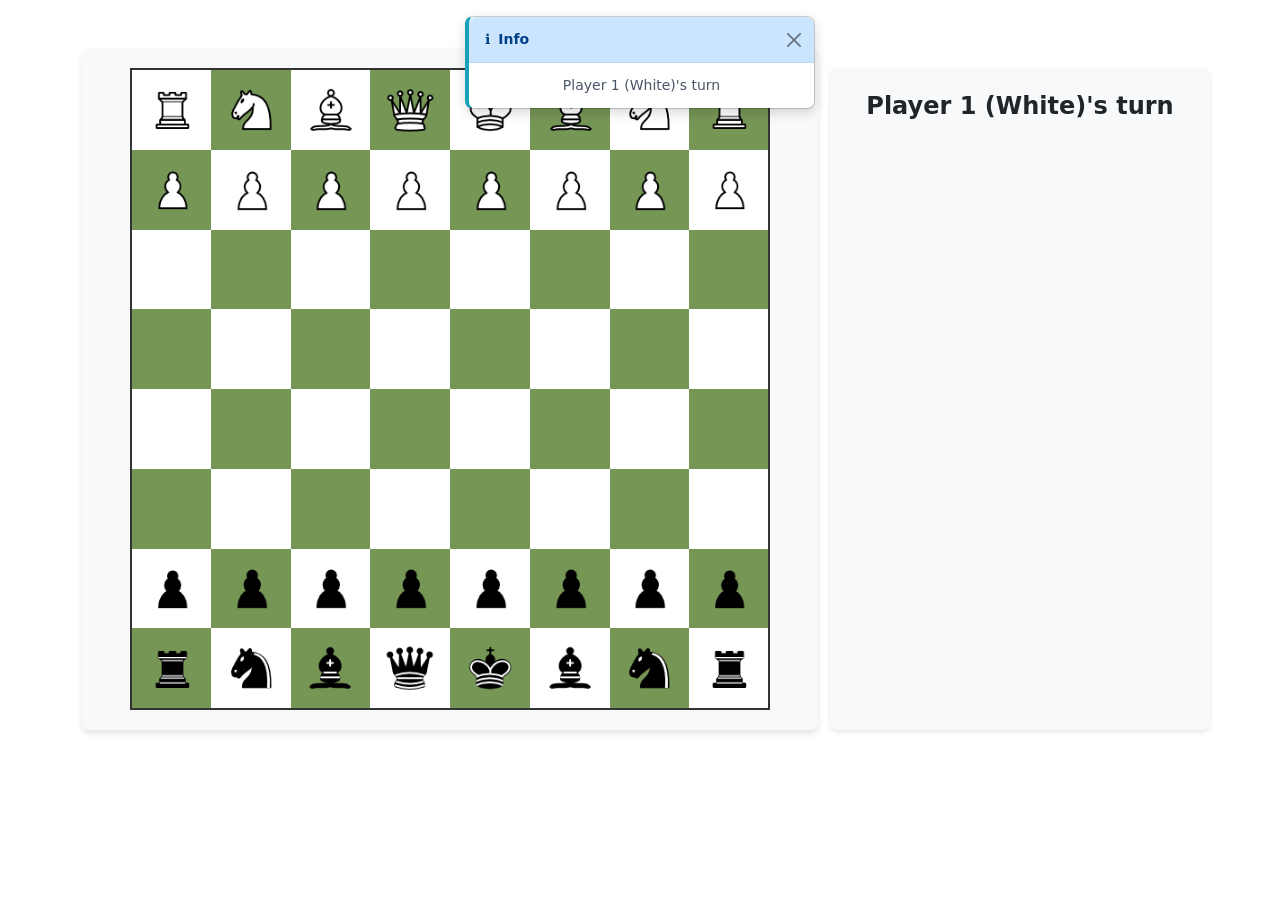
<file: index.html>
<!DOCTYPE html>
<html lang="en">
  <head>
    <meta charset="utf-8" />
    <meta name="viewport" content="width=device-width, initial-scale=1" />
    <title>Chess</title>
    <link
      href="https://cdn.jsdelivr.net/npm/bootstrap@5.3.3/dist/css/bootstrap.min.css"
      rel="stylesheet"
      integrity="sha384-QWTKZyjpPEjISv5WaRU9OFeRpok6YctnYmDr5pNlyT2bRjXh0JMhjY6hW+ALEwIH"
      crossorigin="anonymous"
    />
    <link rel="stylesheet" href="style.css" />
  </head>

  <body>
    <div class="py-5">
      <div class="container text-center">
        <div class="row">
          <!-- Add this HTML right after your chess board container -->
          <div class="toast-container position-fixed bottom-0 end-0 p-3">
            <div
              id="gameToast"
              class="toast"
              role="alert"
              aria-live="assertive"
              aria-atomic="true"
            >
              <div class="toast-header">
                <div class="rounded me-2" id="toastIcon">🎮</div>
                <strong class="me-auto" id="toastTitle">Chess Game</strong>
                <button
                  type="button"
                  class="btn-close"
                  data-bs-dismiss="toast"
                  aria-label="Close"
                ></button>
              </div>
              <div class="toast-body" id="toastMessage"></div>
            </div>
          </div>
          <div class="col-md-8">
            <div class="box-to-keep">
              <table class="chess-board">
                <tbody>
                  <tr>
                    <td class="light">
                      <button
                        type="button"
                        class="btn btn-outline-light btn-fit-td"
                      >
                        <img
                          src="./img/white_sol.png"
                          class="img-fluid"
                          alt="..."
                        />
                      </button>
                    </td>
                    <td class="dark">
                      <button
                        type="button"
                        class="btn btn-outline-dark btn-fit-td"
                      >
                        <img
                          src="./img/white_sol.png"
                          class="img-fluid"
                          alt="..."
                        />
                      </button>
                    </td>
                    <td class="light">
                      <button
                        type="button"
                        class="btn btn-outline-light btn-fit-td"
                      >
                        <img
                          src="./img/white_sol.png"
                          class="img-fluid"
                          alt="..."
                        />
                      </button>
                    </td>
                    <td class="dark">
                      <button
                        type="button"
                        class="btn btn-outline-dark btn-fit-td"
                      >
                        <img
                          src="./img/white_sol.png"
                          class="img-fluid"
                          alt="..."
                        />
                      </button>
                    </td>
                    <td class="light">
                      <button
                        type="button"
                        class="btn btn-outline-light btn-fit-td"
                      >
                        <img
                          src="./img/white_sol.png"
                          class="img-fluid"
                          alt="..."
                        />
                      </button>
                    </td>
                    <td class="dark">
                      <button
                        type="button"
                        class="btn btn-outline-dark btn-fit-td"
                      >
                        <img
                          src="./img/white_sol.png"
                          class="img-fluid"
                          alt="..."
                        />
                      </button>
                    </td>
                    <td class="light">
                      <button
                        type="button"
                        class="btn btn-outline-light btn-fit-td"
                      >
                        <img
                          src="./img/white_sol.png"
                          class="img-fluid"
                          alt="..."
                        />
                      </button>
                    </td>
                    <td class="dark">
                      <button
                        type="button"
                        class="btn btn-outline-dark btn-fit-td"
                      >
                        <img
                          src="./img/white_sol.png"
                          class="img-fluid"
                          alt="..."
                        />
                      </button>
                    </td>
                  </tr>
                  <tr>
                    <td class="dark">
                      <button
                        type="button"
                        class="btn btn-outline-dark btn-fit-td"
                      >
                        <img
                          src="./img/white_sol.png"
                          class="img-fluid"
                          alt="..."
                        />
                      </button>
                    </td>
                    <td class="light">
                      <button
                        type="button"
                        class="btn btn-outline-light btn-fit-td"
                      >
                        <img
                          src="./img/white_sol.png"
                          class="img-fluid"
                          alt="..."
                        />
                      </button>
                    </td>
                    <td class="dark">
                      <button
                        type="button"
                        class="btn btn-outline-dark btn-fit-td"
                      >
                        <img
                          src="./img/white_sol.png"
                          class="img-fluid"
                          alt="..."
                        />
                      </button>
                    </td>
                    <td class="light">
                      <button
                        type="button"
                        class="btn btn-outline-light btn-fit-td"
                      >
                        <img
                          src="./img/white_sol.png"
                          class="img-fluid"
                          alt="..."
                        />
                      </button>
                    </td>
                    <td class="dark">
                      <button
                        type="button"
                        class="btn btn-outline-dark btn-fit-td"
                      >
                        <img
                          src="./img/white_sol.png"
                          class="img-fluid"
                          alt="..."
                        />
                      </button>
                    </td>
                    <td class="light">
                      <button
                        type="button"
                        class="btn btn-outline-light btn-fit-td"
                      >
                        <img
                          src="./img/white_sol.png"
                          class="img-fluid"
                          alt="..."
                        />
                      </button>
                    </td>
                    <td class="dark">
                      <button
                        type="button"
                        class="btn btn-outline-dark btn-fit-td"
                      >
                        <img
                          src="./img/white_sol.png"
                          class="img-fluid"
                          alt="..."
                        />
                      </button>
                    </td>
                    <td class="light">
                      <button
                        type="button"
                        class="btn btn-outline-light btn-fit-td"
                      >
                        <img
                          src="./img/white_sol.png"
                          class="img-fluid"
                          alt="..."
                        />
                      </button>
                    </td>
                  </tr>
                  <tr>
                    <td class="light">
                      <button
                        type="button"
                        class="btn btn-outline-light btn-fit-td"
                      ></button>
                    </td>
                    <td class="dark">
                      <button
                        type="button"
                        class="btn btn-outline-dark btn-fit-td"
                      ></button>
                    </td>
                    <td class="light">
                      <button
                        type="button"
                        class="btn btn-outline-light btn-fit-td"
                      ></button>
                    </td>
                    <td class="dark">
                      <button
                        type="button"
                        class="btn btn-outline-dark btn-fit-td"
                      ></button>
                    </td>
                    <td class="light">
                      <button
                        type="button"
                        class="btn btn-outline-light btn-fit-td"
                      ></button>
                    </td>
                    <td class="dark">
                      <button
                        type="button"
                        class="btn btn-outline-dark btn-fit-td"
                      ></button>
                    </td>
                    <td class="light">
                      <button
                        type="button"
                        class="btn btn-outline-light btn-fit-td"
                      ></button>
                    </td>
                    <td class="dark">
                      <button
                        type="button"
                        class="btn btn-outline-dark btn-fit-td"
                      ></button>
                    </td>
                  </tr>
                  <tr>
                    <td class="dark">
                      <button
                        type="button"
                        class="btn btn-outline-dark btn-fit-td"
                      ></button>
                    </td>
                    <td class="light">
                      <button
                        type="button"
                        class="btn btn-outline-light btn-fit-td"
                      ></button>
                    </td>
                    <td class="dark">
                      <button
                        type="button"
                        class="btn btn-outline-dark btn-fit-td"
                      ></button>
                    </td>
                    <td class="light">
                      <button
                        type="button"
                        class="btn btn-outline-light btn-fit-td"
                      ></button>
                    </td>
                    <td class="dark">
                      <button
                        type="button"
                        class="btn btn-outline-dark btn-fit-td"
                      ></button>
                    </td>
                    <td class="light">
                      <button
                        type="button"
                        class="btn btn-outline-light btn-fit-td"
                      ></button>
                    </td>
                    <td class="dark">
                      <button
                        type="button"
                        class="btn btn-outline-dark btn-fit-td"
                      ></button>
                    </td>
                    <td class="light">
                      <button
                        type="button"
                        class="btn btn-outline-light btn-fit-td"
                      ></button>
                    </td>
                  </tr>
                  <tr>
                    <td class="light">
                      <button
                        type="button"
                        class="btn btn-outline-light btn-fit-td"
                      ></button>
                    </td>
                    <td class="dark">
                      <button
                        type="button"
                        class="btn btn-outline-dark btn-fit-td"
                      ></button>
                    </td>
                    <td class="light">
                      <button
                        type="button"
                        class="btn btn-outline-light btn-fit-td"
                      ></button>
                    </td>
                    <td class="dark">
                      <button
                        type="button"
                        class="btn btn-outline-dark btn-fit-td"
                      ></button>
                    </td>
                    <td class="light">
                      <button
                        type="button"
                        class="btn btn-outline-light btn-fit-td"
                      ></button>
                    </td>
                    <td class="dark">
                      <button
                        type="button"
                        class="btn btn-outline-dark btn-fit-td"
                      ></button>
                    </td>
                    <td class="light">
                      <button
                        type="button"
                        class="btn btn-outline-light btn-fit-td"
                      ></button>
                    </td>
                    <td class="dark">
                      <button
                        type="button"
                        class="btn btn-outline-dark btn-fit-td"
                      ></button>
                    </td>
                  </tr>
                  <tr>
                    <td class="dark">
                      <button
                        type="button"
                        class="btn btn-outline-dark btn-fit-td"
                      ></button>
                    </td>
                    <td class="light">
                      <button
                        type="button"
                        class="btn btn-outline-light btn-fit-td"
                      ></button>
                    </td>
                    <td class="dark">
                      <button
                        type="button"
                        class="btn btn-outline-dark btn-fit-td"
                      ></button>
                    </td>
                    <td class="light">
                      <button
                        type="button"
                        class="btn btn-outline-light btn-fit-td"
                      ></button>
                    </td>
                    <td class="dark">
                      <button
                        type="button"
                        class="btn btn-outline-dark btn-fit-td"
                      ></button>
                    </td>
                    <td class="light">
                      <button
                        type="button"
                        class="btn btn-outline-light btn-fit-td"
                      ></button>
                    </td>
                    <td class="dark">
                      <button
                        type="button"
                        class="btn btn-outline-dark btn-fit-td"
                      ></button>
                    </td>
                    <td class="light">
                      <button
                        type="button"
                        class="btn btn-outline-light btn-fit-td"
                      ></button>
                    </td>
                  </tr>
                  <tr>
                    <td class="light">
                      <button
                        type="button"
                        class="btn btn-outline-light btn-fit-td"
                      >
                        <img
                          src="./img/black_sol.png"
                          class="img-fluid"
                          alt="..."
                        />
                      </button>
                    </td>
                    <td class="dark">
                      <button
                        type="button"
                        class="btn btn-outline-dark btn-fit-td"
                      >
                        <img
                          src="./img/black_sol.png"
                          class="img-fluid"
                          alt="..."
                        />
                      </button>
                    </td>
                    <td class="light">
                      <button
                        type="button"
                        class="btn btn-outline-light btn-fit-td"
                      >
                        <img
                          src="./img/black_sol.png"
                          class="img-fluid"
                          alt="..."
                        />
                      </button>
                    </td>
                    <td class="dark">
                      <button
                        type="button"
                        class="btn btn-outline-dark btn-fit-td"
                      >
                        <img
                          src="./img/black_sol.png"
                          class="img-fluid"
                          alt="..."
                        />
                      </button>
                    </td>
                    <td class="light">
                      <button
                        type="button"
                        class="btn btn-outline-light btn-fit-td"
                      >
                        <img
                          src="./img/black_sol.png"
                          class="img-fluid"
                          alt="..."
                        />
                      </button>
                    </td>
                    <td class="dark">
                      <button
                        type="button"
                        class="btn btn-outline-dark btn-fit-td"
                      >
                        <img
                          src="./img/black_sol.png"
                          class="img-fluid"
                          alt="..."
                        />
                      </button>
                    </td>
                    <td class="light">
                      <button
                        type="button"
                        class="btn btn-outline-light btn-fit-td"
                      >
                        <img
                          src="./img/black_sol.png"
                          class="img-fluid"
                          alt="..."
                        />
                      </button>
                    </td>
                    <td class="dark">
                      <button
                        type="button"
                        class="btn btn-outline-dark btn-fit-td"
                      >
                        <img
                          src="./img/black_sol.png"
                          class="img-fluid"
                          alt="..."
                        />
                      </button>
                    </td>
                  </tr>
                  <tr>
                    <td class="dark">
                      <button
                        type="button"
                        class="btn btn-outline-dark btn-fit-td"
                      >
                        <img
                          src="./img/black_sol.png"
                          class="img-fluid"
                          alt="..."
                        />
                      </button>
                    </td>
                    <td class="light">
                      <button
                        type="button"
                        class="btn btn-outline-light btn-fit-td"
                      >
                        <img
                          src="./img/black_sol.png"
                          class="img-fluid"
                          alt="..."
                        />
                      </button>
                    </td>
                    <td class="dark">
                      <button
                        type="button"
                        class="btn btn-outline-dark btn-fit-td"
                      >
                        <img
                          src="./img/black_sol.png"
                          class="img-fluid"
                          alt="..."
                        />
                      </button>
                    </td>
                    <td class="light">
                      <button
                        type="button"
                        class="btn btn-outline-light btn-fit-td"
                      >
                        <img
                          src="./img/black_sol.png"
                          class="img-fluid"
                          alt="..."
                        />
                      </button>
                    </td>
                    <td class="dark">
                      <button
                        type="button"
                        class="btn btn-outline-dark btn-fit-td"
                      >
                        <img
                          src="./img/black_sol.png"
                          class="img-fluid"
                          alt="..."
                        />
                      </button>
                    </td>
                    <td class="light">
                      <button
                        type="button"
                        class="btn btn-outline-light btn-fit-td"
                      >
                        <img
                          src="./img/black_sol.png"
                          class="img-fluid"
                          alt="..."
                        />
                      </button>
                    </td>
                    <td class="dark">
                      <button
                        type="button"
                        class="btn btn-outline-dark btn-fit-td"
                      >
                        <img
                          src="./img/black_sol.png"
                          class="img-fluid"
                          alt="..."
                        />
                      </button>
                    </td>
                    <td class="light">
                      <button
                        type="button"
                        class="btn btn-outline-light btn-fit-td"
                      >
                        <img
                          src="./img/black_sol.png"
                          class="img-fluid"
                          alt="..."
                        />
                      </button>
                    </td>
                  </tr>
                </tbody>
              </table>
            </div>
          </div>
          <div class="col-md-4 move-status" id="move-status">3 of 1</div>
        </div>
      </div>
    </div>

    <script
      src="https://cdn.jsdelivr.net/npm/bootstrap@5.3.3/dist/js/bootstrap.bundle.min.js"
      integrity="sha384-YvpcrYf0tY3lHB60NNkmXc5s9fDVZLESaAA55NDzOxhy9GkcIdslK1eN7N6jIeHz"
      crossorigin="anonymous"
    ></script>
    <script src="code.js" type="application/javascript"></script>
  </body>
</html>
</file>
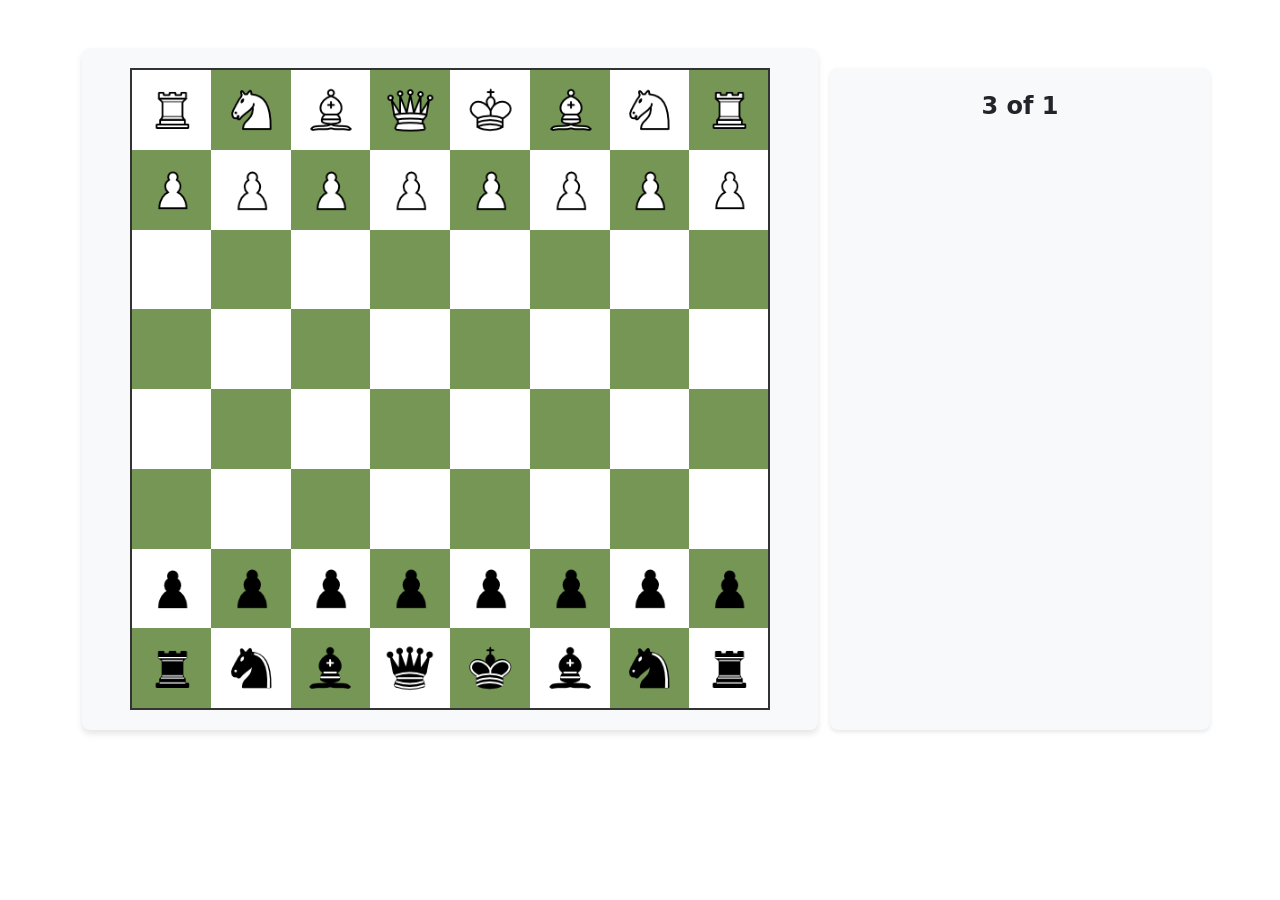
<file: index1.html>
<!DOCTYPE html>
<html lang="en">
  <head>
    <meta charset="utf-8" />
    <meta name="viewport" content="width=device-width, initial-scale=1" />
    <title>Bootstrap demo</title>
    <link
      href="https://cdn.jsdelivr.net/npm/bootstrap@5.3.3/dist/css/bootstrap.min.css"
      rel="stylesheet"
      integrity="sha384-QWTKZyjpPEjISv5WaRU9OFeRpok6YctnYmDr5pNlyT2bRjXh0JMhjY6hW+ALEwIH"
      crossorigin="anonymous"
    />
    <link rel="stylesheet" href="style.css" />
  </head>

  <body>
    <div class="py-5">
        <div class="container text-center">
            <div class="row ">
                <div class="col-md-8 ">
                    <div class="box-to-keep">
                        <table class="chess-board">
                            <tbody>
                                
                                <tr>
                                 
                                  <td class="light">
                                    <button
                                      type="button"
                                      class="btn btn-outline-light btn-fit-td"
                                    >
                                      <img
                                        src="./img/white_sol.png"
                                        class="img-fluid"
                                        alt="..."
                                      />
                                    </button>
                                  </td>
                                  <td class="dark">
                                    <button
                                      type="button"
                                      class="btn btn-outline-dark btn-fit-td"
                                    >
                                    <img
                                    src="./img/white_sol.png"
                                    class="img-fluid"
                                    alt="..."
                                  />
                                    </button>
                                  </td>
                                  <td class="light">
                                    <button
                                      type="button"
                                      class="btn btn-outline-light btn-fit-td"
                                    >
                                    <img
                                    src="./img/white_sol.png"
                                    class="img-fluid"
                                    alt="..."
                                  />
                                    </button>
                                  </td>
                                  <td class="dark">
                                    <button
                                      type="button"
                                      class="btn btn-outline-dark btn-fit-td"
                                    >
                                    <img
                                    src="./img/white_sol.png"
                                    class="img-fluid"
                                    alt="..."
                                  />
                                    </button>
                                  </td>
                                  <td class="light">
                                    <button
                                      type="button"
                                      class="btn btn-outline-light btn-fit-td"
                                    >
                                    <img
                                    src="./img/white_sol.png"
                                    class="img-fluid"
                                    alt="..."
                                  /></button>
                                  </td>
                                  <td class="dark">
                                    <button
                                      type="button"
                                      class="btn btn-outline-dark btn-fit-td"
                                    >
                                    <img
                                    src="./img/white_sol.png"
                                    class="img-fluid"
                                    alt="..."
                                  /></button>
                                  </td>
                                  <td class="light">
                                    <button
                                      type="button"
                                      class="btn btn-outline-light btn-fit-td"
                                    >
                                    <img
                                    src="./img/white_sol.png"
                                    class="img-fluid"
                                    alt="..."
                                  /></button>
                                  </td>
                                  <td class="dark">
                                    <button
                                      type="button"
                                      class="btn btn-outline-dark btn-fit-td"
                                    >
                                    <img
                                    src="./img/white_sol.png"
                                    class="img-fluid"
                                    alt="..."
                                  /></button>
                                  </td>
                                </tr>
                                <tr>
                                 
                                  <td class="dark">
                                    <button
                                      type="button"
                                      class="btn btn-outline-dark btn-fit-td"
                                    >
                                    <img
                                    src="./img/white_sol.png"
                                    class="img-fluid"
                                    alt="..."
                                  /></button>
                                  </td>
                                  <td class="light">
                                    <button
                                      type="button"
                                      class="btn btn-outline-light btn-fit-td"
                                    >
                                    <img
                                    src="./img/white_sol.png"
                                    class="img-fluid"
                                    alt="..."
                                  /></button>
                                  </td>
                                  <td class="dark">
                                    <button
                                      type="button"
                                      class="btn btn-outline-dark btn-fit-td"
                                    >
                                    <img
                                    src="./img/white_sol.png"
                                    class="img-fluid"
                                    alt="..."
                                  /></button>
                                  </td>
                                  <td class="light">
                                    <button
                                      type="button"
                                      class="btn btn-outline-light btn-fit-td"
                                    >
                                    <img
                                    src="./img/white_sol.png"
                                    class="img-fluid"
                                    alt="..."
                                  /></button>
                                  </td>
                                  <td class="dark">
                                    <button
                                      type="button"
                                      class="btn btn-outline-dark btn-fit-td"
                                    >
                                    <img
                                    src="./img/white_sol.png"
                                    class="img-fluid"
                                    alt="..."
                                  /></button>
                                  </td>
                                  <td class="light">
                                    <button
                                      type="button"
                                      class="btn btn-outline-light btn-fit-td"
                                    ><img
                                    src="./img/white_sol.png"
                                    class="img-fluid"
                                    alt="..."
                                  /></button>
                                  </td>
                                  <td class="dark">
                                    <button
                                      type="button"
                                      class="btn btn-outline-dark btn-fit-td"
                                    ><img
                                    src="./img/white_sol.png"
                                    class="img-fluid"
                                    alt="..."
                                  /></button>
                                  </td>
                                  <td class="light">
                                    <button
                                      type="button"
                                      class="btn btn-outline-light btn-fit-td"
                                    ><img
                                    src="./img/white_sol.png"
                                    class="img-fluid"
                                    alt="..."
                                  /></button>
                                  </td>
                                </tr>
                                <tr>
                                 
                                  <td class="light">
                                    <button
                                      type="button"
                                      class="btn btn-outline-light btn-fit-td"
                                    ></button>
                                  </td>
                                  <td class="dark">
                                    <button
                                      type="button"
                                      class="btn btn-outline-dark btn-fit-td"
                                    ></button>
                                  </td>
                                  <td class="light">
                                    <button
                                      type="button"
                                      class="btn btn-outline-light btn-fit-td"
                                    ></button>
                                  </td>
                                  <td class="dark">
                                    <button
                                      type="button"
                                      class="btn btn-outline-dark btn-fit-td"
                                    ></button>
                                  </td>
                                  <td class="light">
                                    <button
                                      type="button"
                                      class="btn btn-outline-light btn-fit-td"
                                    ></button>
                                  </td>
                                  <td class="dark">
                                    <button
                                      type="button"
                                      class="btn btn-outline-dark btn-fit-td"
                                    ></button>
                                  </td>
                                  <td class="light">
                                    <button
                                      type="button"
                                      class="btn btn-outline-light btn-fit-td"
                                    ></button>
                                  </td>
                                  <td class="dark">
                                    <button
                                      type="button"
                                      class="btn btn-outline-dark btn-fit-td"
                                    ></button>
                                  </td>
                                </tr>
                                <tr>
                                 
                                  <td class="dark">
                                    <button
                                      type="button"
                                      class="btn btn-outline-dark btn-fit-td"
                                    ></button>
                                  </td>
                                  <td class="light">
                                    <button
                                      type="button"
                                      class="btn btn-outline-light btn-fit-td"
                                    ></button>
                                  </td>
                                  <td class="dark">
                                    <button
                                      type="button"
                                      class="btn btn-outline-dark btn-fit-td"
                                    ></button>
                                  </td>
                                  <td class="light">
                                    <button
                                      type="button"
                                      class="btn btn-outline-light btn-fit-td"
                                    ></button>
                                  </td>
                                  <td class="dark">
                                    <button
                                      type="button"
                                      class="btn btn-outline-dark btn-fit-td"
                                    ></button>
                                  </td>
                                  <td class="light">
                                    <button
                                      type="button"
                                      class="btn btn-outline-light btn-fit-td"
                                    ></button>
                                  </td>
                                  <td class="dark">
                                    <button
                                      type="button"
                                      class="btn btn-outline-dark btn-fit-td"
                                    ></button>
                                  </td>
                                  <td class="light">
                                    <button
                                      type="button"
                                      class="btn btn-outline-light btn-fit-td"
                                    ></button>
                                  </td>
                                </tr>
                                <tr>
                                 
                                  <td class="light">
                                    <button
                                      type="button"
                                      class="btn btn-outline-light btn-fit-td"
                                    ></button>
                                  </td>
                                  <td class="dark">
                                    <button
                                      type="button"
                                      class="btn btn-outline-dark btn-fit-td"
                                    ></button>
                                  </td>
                                  <td class="light">
                                    <button
                                      type="button"
                                      class="btn btn-outline-light btn-fit-td"
                                    ></button>
                                  </td>
                                  <td class="dark">
                                    <button
                                      type="button"
                                      class="btn btn-outline-dark btn-fit-td"
                                    ></button>
                                  </td>
                                  <td class="light">
                                    <button
                                      type="button"
                                      class="btn btn-outline-light btn-fit-td"
                                    ></button>
                                  </td>
                                  <td class="dark">
                                    <button
                                      type="button"
                                      class="btn btn-outline-dark btn-fit-td"
                                    ></button>
                                  </td>
                                  <td class="light">
                                    <button
                                      type="button"
                                      class="btn btn-outline-light btn-fit-td"
                                    ></button>
                                  </td>
                                  <td class="dark">
                                    <button
                                      type="button"
                                      class="btn btn-outline-dark btn-fit-td"
                                    ></button>
                                  </td>
                                </tr>
                                <tr>
                                 
                                  <td class="dark">
                                    <button
                                      type="button"
                                      class="btn btn-outline-dark btn-fit-td"
                                    ></button>
                                  </td>
                                  <td class="light">
                                    <button
                                      type="button"
                                      class="btn btn-outline-light btn-fit-td"
                                    ></button>
                                  </td>
                                  <td class="dark">
                                    <button
                                      type="button"
                                      class="btn btn-outline-dark btn-fit-td"
                                    ></button>
                                  </td>
                                  <td class="light">
                                    <button
                                      type="button"
                                      class="btn btn-outline-light btn-fit-td"
                                    ></button>
                                  </td>
                                  <td class="dark">
                                    <button
                                      type="button"
                                      class="btn btn-outline-dark btn-fit-td"
                                    >
                                    </button>
                                  </td>
                                  <td class="light">
                                    <button
                                      type="button"
                                      class="btn btn-outline-light btn-fit-td"
                                    >
                                    </button>
                                  </td>
                                  <td class="dark">
                                    <button
                                      type="button"
                                      class="btn btn-outline-dark btn-fit-td"
                                    >
                                    </button>
                                  </td>
                                  <td class="light">
                                    <button
                                      type="button"
                                      class="btn btn-outline-light btn-fit-td"
                                    ></button>
                                  </td>
                                </tr>
                                <tr>
                                 
                                  <td class="light">
                                    <button
                                      type="button"
                                      class="btn btn-outline-light btn-fit-td"
                                    ><img
                                    src="./img/black_sol.png"
                                    class="img-fluid"
                                    alt="..."
                                  /></button>
                                  </td>
                                  <td class="dark">
                                    <button
                                      type="button"
                                      class="btn btn-outline-dark btn-fit-td"
                                    ><img
                                    src="./img/black_sol.png"
                                    class="img-fluid"
                                    alt="..."
                                  /></button>
                                  </td>
                                  <td class="light">
                                    <button
                                      type="button"
                                      class="btn btn-outline-light btn-fit-td"
                                    ><img
                                    src="./img/black_sol.png"
                                    class="img-fluid"
                                    alt="..."
                                  /></button>
                                  </td>
                                  <td class="dark">
                                    <button
                                      type="button"
                                      class="btn btn-outline-dark btn-fit-td"
                                    ><img
                                    src="./img/black_sol.png"
                                    class="img-fluid"
                                    alt="..."
                                  /></button>
                                  </td>
                                  <td class="light">
                                    <button
                                      type="button"
                                      class="btn btn-outline-light btn-fit-td"
                                    ><img
                                    src="./img/black_sol.png"
                                    class="img-fluid"
                                    alt="..."
                                  /></button>
                                  </td>
                                  <td class="dark">
                                    <button
                                      type="button"
                                      class="btn btn-outline-dark btn-fit-td"
                                    ><img
                                    src="./img/black_sol.png"
                                    class="img-fluid"
                                    alt="..."
                                  /></button>
                                  </td>
                                  <td class="light">
                                    <button
                                      type="button"
                                      class="btn btn-outline-light btn-fit-td"
                                    ><img
                                    src="./img/black_sol.png"
                                    class="img-fluid"
                                    alt="..."
                                  /></button>
                                  </td>
                                  <td class="dark">
                                    <button
                                      type="button"
                                      class="btn btn-outline-dark btn-fit-td"
                                    ><img
                                    src="./img/black_sol.png"
                                    class="img-fluid"
                                    alt="..."
                                  /></button>
                                  </td>
                                </tr>
                                <tr>
                                  
                                  <td class="dark">
                                    <button
                                      type="button"
                                      class="btn btn-outline-dark btn-fit-td"
                                    ><img
                                    src="./img/black_sol.png"
                                    class="img-fluid"
                                    alt="..."
                                  /></button>
                                  </td>
                                  <td class="light">
                                    <button
                                      type="button"
                                      class="btn btn-outline-light btn-fit-td"
                                    ><img
                                    src="./img/black_sol.png"
                                    class="img-fluid"
                                    alt="..."
                                  /></button>
                                  </td>
                                  <td class="dark">
                                    <button
                                      type="button"
                                      class="btn btn-outline-dark btn-fit-td"
                                    ><img
                                    src="./img/black_sol.png"
                                    class="img-fluid"
                                    alt="..."
                                  /></button>
                                  </td>
                                  <td class="light">
                                    <button
                                      type="button"
                                      class="btn btn-outline-light btn-fit-td"
                                    ><img
                                    src="./img/black_sol.png"
                                    class="img-fluid"
                                    alt="..."
                                  /></button>
                                  </td>
                                  <td class="dark">
                                    <button
                                      type="button"
                                      class="btn btn-outline-dark btn-fit-td"
                                    ><img
                                    src="./img/black_sol.png"
                                    class="img-fluid"
                                    alt="..."
                                  /></button>
                                  </td>
                                  <td class="light">
                                    <button
                                      type="button"
                                      class="btn btn-outline-light btn-fit-td"
                                    ><img
                                    src="./img/black_sol.png"
                                    class="img-fluid"
                                    alt="..."
                                  /></button>
                                  </td>
                                  <td class="dark">
                                    <button
                                      type="button"
                                      class="btn btn-outline-dark btn-fit-td"
                                    ><img
                                    src="./img/black_sol.png"
                                    class="img-fluid"
                                    alt="..."
                                  /></button>
                                  </td>
                                  <td class="light">
                                    <button
                                      type="button"
                                      class="btn btn-outline-light btn-fit-td"
                                    >
                                    <img
                                    src="./img/black_sol.png"
                                    class="img-fluid"
                                    alt="..."
                                  /></button>
                                  </td>
                                </tr>
                              </tbody>
                        </table>
                    </div>
                </div>
                <div class="col-md-4 move-status " id="move-status"> 3 of 1</div>
            </div>
        </div>
      

    </div>


    <script
      src="https://cdn.jsdelivr.net/npm/bootstrap@5.3.3/dist/js/bootstrap.bundle.min.js"
      integrity="sha384-YvpcrYf0tY3lHB60NNkmXc5s9fDVZLESaAA55NDzOxhy9GkcIdslK1eN7N6jIeHz"
      crossorigin="anonymous"
    ></script>
    <script src="code.js" type="application/javascript"></script>
  </body>
</html>
</file>
<file: style.css>
/* Container styling */
.box-to-keep {
  padding: 20px;
  background-color: #f8f9fa;
  border-radius: 8px;
  box-shadow: 0 4px 6px rgba(0, 0, 0, 0.1);
  max-width: 800px;  /* Added max-width */
  margin: 0 auto;    /* Center the container */
}

/* Chess board styling */
.chess-board {
  width: 100%;
  max-width: 640px;  /* Added max-width for the board */
  border-collapse: collapse;
  border: 2px solid #333;
  aspect-ratio: 1;
  margin: 0 auto;    /* Center the board */
}

/* Chess board cell colors */
.light {
  background-color: #fff;
}

.dark {
  background-color: #769656;
}

/* Cell sizing and styling */
.chess-board td {
  width: 12.5%;
  position: relative;
  padding: 0;
}

/* Make cells square using aspect ratio */
.chess-board td:after {
  content: '';
  display: block;
  padding-bottom: 100%;
}

/* Button styling within cells */
.btn-fit-td {
  position: absolute;
  top: 0;
  left: 0;
  width: 100%;
  height: 100%;
  padding: 0;
  margin: 0;
  border: none;
  border-radius: 0;
}

/* Remove button outline on focus */
.btn-fit-td:focus {
  box-shadow: none;
}
/* Button hover effect */
.btn-fit-td:hover {
  background-color: rgba(61, 56, 56, 0.727); /* Subtle dark overlay */
  cursor: pointer; /* Changes cursor to pointer on hover */
  transition: background-color 0.4s ease; /* Smooth transition effect */
}

/* Image styling within buttons */
.btn-fit-td img {
  width: 80%;
  height: 80%;
  object-fit: contain;
  padding: 5px;
}

/* Move status styling */
.move-status {
  font-size: 1.5rem;
  font-weight: bold;
  padding: 20px;
  background-color: #f8f9fa;
  border-radius: 8px;
  box-shadow: 0 2px 4px rgba(0, 0, 0, 0.1);
  margin-top: 20px;
}

/* Toast container positioning */
.toast-container {
  position: fixed;
  top: 0rem;
  left: 50%;
  transform: translateX(-50%);
  z-index: 9999;
  display: flex;
  flex-direction: column;
  gap: 0rem;
  pointer-events: none;
}

/* Base toast styling */
.toast {
  background-color: white;
  min-width: 300px;
  max-width: 90vw;
  border-radius: 8px;
  box-shadow: 0 4px 12px rgba(0, 0, 0, 0.15);
  opacity: 0;
  transform: translateY(-20px);
  pointer-events: auto;
  animation: slideIn 0.3s ease forwards;
}

/* Toast variants */
.toast.success {
  border-left: 4px solid #28a745;
}

.toast.success .toast-header {
  background-color: #d4edda;
  color: #155724;
  border-bottom: 1px solid #c3e6cb;
}

.toast.error {
  border-left: 4px solid #dc3545;
}

.toast.error .toast-header {
  background-color: #f8d7da;
  color: #721c24;
  border-bottom: 1px solid #f5c6cb;
}

.toast.info {
  border-left: 4px solid #17a2b8;
}

.toast.info .toast-header {
  background-color: #cce5ff;
  color: #004085;
  border-bottom: 1px solid #b8daff;
}

.toast.game-over {
  border-left: 4px solid #ffc107;
}

.toast.game-over .toast-header {
  background-color: #fff3cd;
  color: #856404;
  border-bottom: 1px solid #ffeeba;
}

/* Toast header styling */
.toast-header {
  padding: 0.75rem 1rem;
  display: flex;
  align-items: center;
  justify-content: space-between;
  border-top-left-radius: 8px;
  border-top-right-radius: 8px;
  font-weight: 500;
}

/* Toast body styling */
.toast-body {
  padding: 0.75rem 1rem;
  color: #4a5568;
}

/* Close button styling */
.toast .close {
  padding: 0.5rem;
  margin: -0.5rem;
  background: none;
  border: none;
  cursor: pointer;
  opacity: 0.6;
  transition: opacity 0.2s;
}

.toast .close:hover {
  opacity: 1;
}

/* Animation keyframes */
@keyframes slideIn {
  from {
    opacity: 0;
    transform: translateY(-20px);
  }
  to {
    opacity: 1;
    transform: translateY(0);
  }
}

/* Animation for toast removal */
.toast.hiding {
  animation: slideOut 0.3s ease forwards;
}

@keyframes slideOut {
  from {
    opacity: 1;
    transform: translateY(0);
  }
  to {
    opacity: 0;
    transform: translateY(-20px);
  }
}

/* Responsive adjustments */
@media (max-width: 768px) {
  .box-to-keep {
      padding: 10px;
  }
  
  .move-status {
      margin-top: 15px;
      font-size: 1.2rem;
  }
  
  .btn-fit-td img {
      width: 90%;
      height: 90%;
      padding: 3px;
  }

  /* Ensure padding doesn't make content overflow on mobile */
  .container {
      padding-left: 10px;
      padding-right: 10px;
  }
}

/* Additional responsive safeguard for very small screens */
@media (max-width: 480px) {
  .box-to-keep {
      padding: 5px;
  }
  
  .chess-board {
      border-width: 1px;
  }
}
</file>
